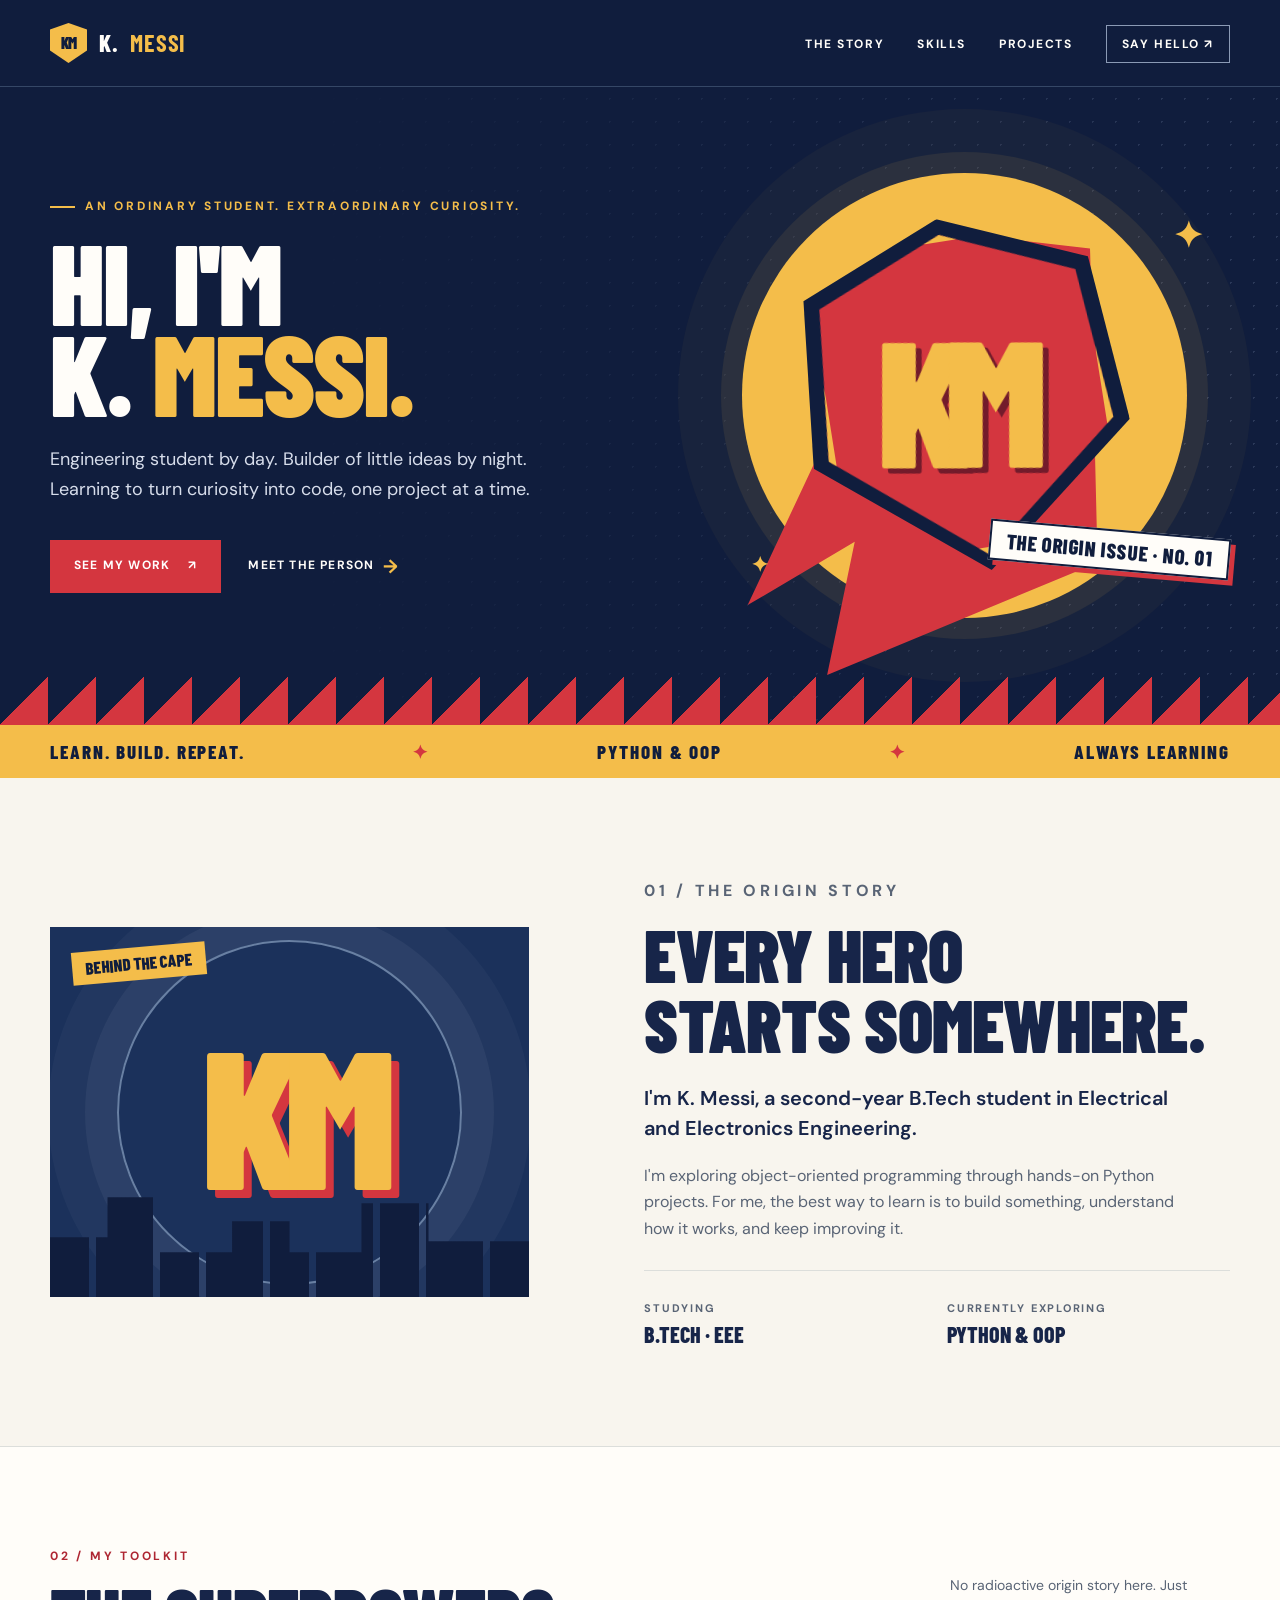
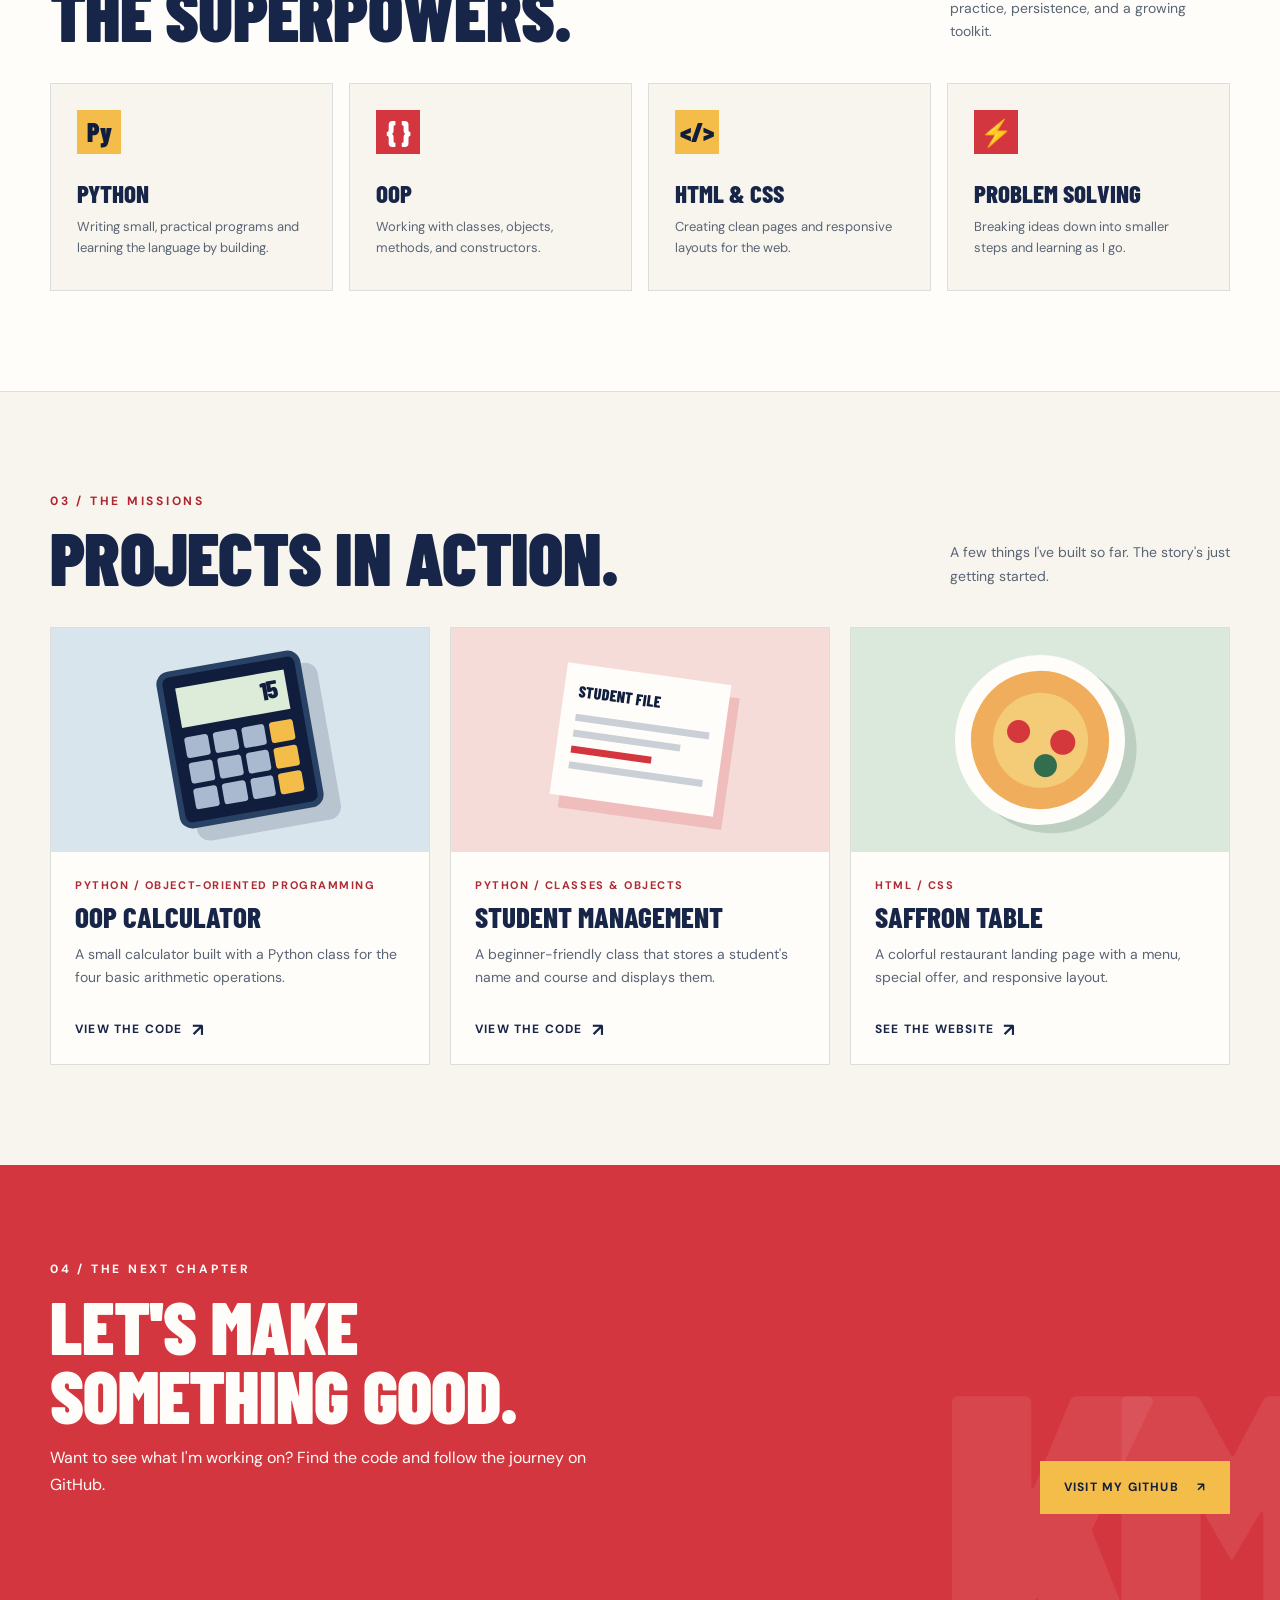
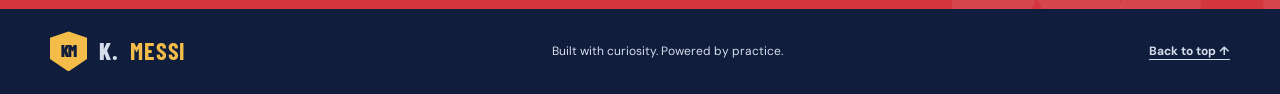
<file: portfolio.html>
<!DOCTYPE html>
<html lang="en">
<head>
  <meta charset="UTF-8">
  <meta name="viewport" content="width=device-width, initial-scale=1">
  <meta name="theme-color" content="#101d3d">
  <meta name="description" content="K. Messi's portfolio: an engineering student learning Python, building projects, and making ideas real.">
  <title>K. Messi | The Portfolio</title>
  <link rel="preconnect" href="https://fonts.googleapis.com">
  <link rel="preconnect" href="https://fonts.gstatic.com" crossorigin>
  <link href="https://fonts.googleapis.com/css2?family=Barlow+Condensed:wght@600;700;800;900&family=DM+Sans:wght@400;500;600;700&display=swap" rel="stylesheet">
  <style>
    :root {
      --navy: #101d3d;
      --navy-light: #1b315b;
      --red: #d4363f;
      --yellow: #f4bd4a;
      --paper: #f8f5ee;
      --white: #fffdf9;
      --ink: #172549;
      --muted: #596475;
      --line: #dcdedb;
      --display: "Barlow Condensed", Impact, "Arial Narrow", sans-serif;
      --body: "DM Sans", Arial, sans-serif;
    }
    *, *::before, *::after { box-sizing: border-box; }
    html { scroll-behavior: smooth; }
    body { margin: 0; background: var(--paper); color: var(--ink); font: 400 16px/1.65 var(--body); }
    a { color: inherit; text-decoration: none; }
    a:focus-visible { outline: 3px solid var(--yellow); outline-offset: 4px; }
    h1, h2, h3, p { margin-top: 0; }
    h1, h2, h3 { line-height: 1; }
    .wrap { width: min(1180px, calc(100% - 64px)); margin-inline: auto; }
    .skip-link { position: absolute; left: 16px; top: -80px; z-index: 20; background: var(--yellow); color: var(--navy); padding: 10px 16px; }
    .skip-link:focus { top: 16px; }

    .site-header { background: var(--navy); color: var(--white); border-bottom: 1px solid #354766; }
    .header-inner { display: flex; align-items: center; justify-content: space-between; gap: 24px; min-height: 86px; }
    .brand { display: inline-flex; align-items: center; gap: 12px; white-space: nowrap; font: 800 24px/1 var(--display); letter-spacing: .03em; text-transform: uppercase; }
    .brand-mark { display: inline-grid; place-items: center; width: 37px; height: 40px; color: var(--navy); background: var(--yellow); clip-path: polygon(50% 0,100% 16%,100% 69%,50% 100%,0 69%,0 16%); font: 900 16px/1 var(--display); letter-spacing: -.05em; }
    .brand strong { color: var(--yellow); }
    .nav-list { display: flex; align-items: center; flex-wrap: wrap; gap: clamp(16px, 2.6vw, 38px); list-style: none; padding: 0; margin: 0; }
    .nav-list a { font-size: 12px; font-weight: 700; letter-spacing: .13em; text-transform: uppercase; transition: color .2s ease; }
    .nav-list a:hover { color: var(--yellow); }
    .nav-list .nav-contact { border: 1px solid #8b9ab5; padding: 10px 15px; }
    .nav-list .nav-contact:hover { border-color: var(--yellow); }

    .hero { position: relative; isolation: isolate; overflow: hidden; background: var(--navy); color: var(--white); }
    .hero::before { content: ""; position: absolute; inset: 0; z-index: -1; opacity: .21; background-image: radial-gradient(#93a4c5 1px, transparent 1px); background-size: 23px 23px; mask-image: linear-gradient(to right, transparent 22%, #000 100%); }
    .hero-inner { display: grid; grid-template-columns: 1.08fr .92fr; align-items: center; gap: 24px; min-height: 625px; padding-block: 78px 100px; }
    .hero-copy { position: relative; z-index: 2; }
    .eyebrow { display: flex; align-items: center; gap: 10px; color: var(--red); font-size: 12px; font-weight: 700; letter-spacing: .23em; text-transform: uppercase; }
    .hero .eyebrow { color: var(--yellow); }
    .eyebrow::before { content: ""; width: 25px; height: 2px; background: currentColor; flex: none; }
    .hero h1 { max-width: 720px; margin: 19px 0 25px; font: 900 clamp(72px, 8.8vw, 132px)/.81 var(--display); letter-spacing: -.018em; text-transform: uppercase; }
    .hero h1 span { color: var(--yellow); }
    .hero-lede { max-width: 490px; color: #d7ddeb; font-size: clamp(16px, 1.5vw, 18px); line-height: 1.7; }
    .hero-actions { display: flex; align-items: center; flex-wrap: wrap; gap: 27px; margin-top: 35px; }
    .button { display: inline-flex; align-items: center; justify-content: center; gap: 18px; min-height: 53px; padding: 12px 24px; background: var(--red); color: #fff; font-size: 12px; font-weight: 700; letter-spacing: .1em; text-transform: uppercase; transition: transform .2s, background .2s; }
    .button:hover { background: #aa2631; transform: translateY(-3px); }
    .text-link { display: inline-flex; align-items: center; gap: 9px; font-size: 12px; font-weight: 700; letter-spacing: .1em; text-transform: uppercase; }
    .text-link:hover { text-decoration: underline; text-underline-offset: 5px; }
    .text-link span { color: var(--yellow); font-size: 19px; line-height: 1; }
    .hero-art { position: relative; min-height: 460px; align-self: stretch; display: grid; place-items: center; }
    .hero-art::before { content: ""; position: absolute; width: min(93%, 445px); aspect-ratio: 1; border-radius: 50%; background: var(--yellow); box-shadow: 0 0 0 21px #f4bd4a16, 0 0 0 64px #f4bd4a09; }
    .cape { position: absolute; z-index: 1; top: 15%; left: 4%; width: 76%; height: 91%; background: var(--red); clip-path: polygon(61% 0, 100% 12%, 87% 86%, 16% 100%, 29% 70%, 0 80%, 28% 43%); transform: rotate(-11deg); filter: drop-shadow(0 15px 8px #07163255); }
    .emblem-frame { position: relative; z-index: 2; display: grid; place-items: center; width: min(69%, 320px); aspect-ratio: 1 / 1.11; background: var(--navy); clip-path: polygon(50% 0, 95% 17%, 100% 64%, 50% 100%, 0 64%, 5% 17%); transform: rotate(-9deg); filter: drop-shadow(12px 16px 0 rgba(8, 20, 44, .4)); }
    .emblem { display: grid; place-items: center; width: 90%; height: 91%; background: var(--red); border: 7px solid var(--yellow); clip-path: polygon(50% 0, 95% 17%, 100% 64%, 50% 100%, 0 64%, 5% 17%); }
    .emblem span { color: var(--yellow); font: 900 clamp(90px, 14vw, 200px)/1 var(--display); letter-spacing: -.14em; transform: translateX(-.08em) rotate(9deg); text-shadow: 5px 5px 0 #731b2b; }
    .art-label { position: absolute; z-index: 3; right: 0; bottom: 12%; transform: rotate(5deg); padding: 8px 15px; background: var(--white); color: var(--navy); border: 2px solid var(--navy); box-shadow: 5px 5px 0 var(--red); font: 800 21px/1 var(--display); letter-spacing: .03em; text-transform: uppercase; }
    .star { position: absolute; z-index: 3; color: var(--yellow); font: 800 36px/1 var(--display); }
    .star-one { top: 11%; right: 5%; }.star-two { bottom: 11%; left: 10%; font-size: 21px; }
    .hero-bottom { position: absolute; inset: auto 0 0; height: 48px; background: linear-gradient(135deg, transparent 50%, var(--red) 50%) 0 0 / 48px 48px repeat-x; }

    .ticker { background: var(--yellow); color: var(--navy); overflow: hidden; }
    .ticker-inner { display: flex; justify-content: space-between; gap: 20px; padding-block: 17px; font: 800 19px/1 var(--display); letter-spacing: .1em; text-transform: uppercase; }
    .ticker b { color: var(--red); }

    .section { padding-block: 100px; }
    .section-label { color: #ae2632; font-size: 12px; font-weight: 700; letter-spacing: .23em; text-transform: uppercase; }
    .section h2 { margin: 10px 0 24px; font: 900 clamp(45px, 5.7vw, 77px)/.95 var(--display); letter-spacing: -.01em; text-transform: uppercase; }
    .about-grid { display: grid; grid-template-columns: .9fr 1.1fr; align-items: center; gap: clamp(40px, 9vw, 125px); }
    .about-graphic { position: relative; display: grid; place-items: center; min-height: 370px; background: var(--navy-light); overflow: hidden; }
    .about-graphic::before { content: ""; position: absolute; width: 72%; aspect-ratio: 1; border: 2px solid #6980a3; border-radius: 50%; box-shadow: 0 0 0 32px #ffffff0c, 0 0 0 69px #ffffff08; }
    .about-graphic::after { content: ""; position: absolute; inset: auto 0 0; height: 100px; background: repeating-linear-gradient(90deg, var(--navy) 0 39px, transparent 39px 46px, var(--navy) 46px 103px, transparent 103px 110px); clip-path: polygon(0 40%, 12% 40%, 12% 0, 22% 0, 22% 55%, 38% 55%, 38% 24%, 50% 24%, 50% 55%, 65% 55%, 65% 6%, 79% 6%, 79% 44%, 100% 44%, 100% 100%, 0 100%); }
    .about-graphic strong { position: relative; z-index: 1; color: var(--yellow); font: 900 clamp(110px, 16vw, 195px)/1 var(--display); letter-spacing: -.09em; text-shadow: 8px 8px 0 var(--red); }
    .graphic-caption { position: absolute; z-index: 2; left: 22px; top: 20px; background: var(--yellow); padding: 8px 13px; color: var(--navy); font: 800 17px/1 var(--display); text-transform: uppercase; transform: rotate(-5deg); }
    .about-copy p { max-width: 550px; color: var(--muted); font-size: 16px; }
    .about-copy .lead { color: var(--ink); font-size: 20px; font-weight: 600; line-height: 1.5; }
    .about-facts { display: grid; grid-template-columns: repeat(2, 1fr); gap: 20px; padding-top: 28px; margin-top: 28px; border-top: 1px solid var(--line); }
    .about-facts span { display: block; color: var(--muted); font-size: 11px; font-weight: 700; letter-spacing: .16em; text-transform: uppercase; }
    .about-facts strong { display: block; margin-top: 5px; color: var(--ink); font: 800 22px/1.1 var(--display); text-transform: uppercase; }

    .skills { background: var(--white); border-block: 1px solid var(--line); }
    .section-top { display: flex; align-items: end; justify-content: space-between; gap: 24px; margin-bottom: 34px; }
    .section-top h2 { margin-bottom: 0; }
    .section-aside { max-width: 280px; margin: 0 0 5px; color: var(--muted); font-size: 14px; }
    .skill-grid { display: grid; grid-template-columns: repeat(4, 1fr); gap: 16px; }
    .skill-card { min-height: 208px; padding: 26px; border: 1px solid var(--line); background: var(--paper); transition: transform .2s, box-shadow .2s; }
    .skill-card:hover { transform: translateY(-5px); box-shadow: 6px 6px 0 var(--yellow); }
    .skill-icon { display: grid; place-items: center; width: 44px; height: 44px; margin-bottom: 27px; background: var(--yellow); color: var(--navy); font: 900 26px/1 var(--display); }
    .skill-card:nth-child(2) .skill-icon, .skill-card:nth-child(4) .skill-icon { background: var(--red); color: white; }
    .skill-card h3 { margin-bottom: 10px; font: 800 25px/1 var(--display); text-transform: uppercase; }
    .skill-card p { margin-bottom: 0; color: var(--muted); font-size: 13px; }

    .project-grid { display: grid; grid-template-columns: repeat(3, 1fr); gap: 20px; }
    .project-card { background: var(--white); border: 1px solid var(--line); display: flex; flex-direction: column; overflow: hidden; }
    .project-art { position: relative; display: grid; place-items: center; height: 224px; overflow: hidden; }
    .art-calculator { background: #d9e5ec; }
    .calc-device { background: var(--navy); border: 6px solid #284265; border-radius: 13px; width: 146px; padding: 12px; box-shadow: 15px 15px 0 #1725492c; transform: rotate(-10deg); }
    .calc-screen { display: block; height: 40px; margin-bottom: 10px; background: #dcecd8; color: var(--navy); text-align: right; padding: 5px 9px; font: 800 25px/1 var(--display); }
    .calc-keys { display: grid; grid-template-columns: repeat(4, 1fr); gap: 5px; }
    .calc-keys i { height: 21px; background: #a9b9d0; border-radius: 3px; }
    .calc-keys i:nth-child(4n) { background: var(--yellow); }
    .art-students { background: #f5dcd8; }
    .student-paper { width: 165px; padding: 19px 15px; background: var(--white); box-shadow: 10px 12px 0 #d4363f30; transform: rotate(8deg); }
    .student-paper::before { content: "STUDENT FILE"; display: block; margin-bottom: 15px; font: 800 16px/1 var(--display); color: var(--navy); }
    .student-paper i { display: block; width: 100%; height: 7px; margin: 9px 0; background: #cad0d6; }
    .student-paper i:nth-child(2) { width: 80%; }.student-paper i:nth-child(3) { width: 60%; background: var(--red); }
    .art-restaurant { background: #dae9dc; }
    .plate { display: grid; place-items: center; width: 170px; height: 170px; border: 16px solid var(--white); border-radius: 50%; background: #f0ad5c; box-shadow: 9px 11px 0 #3b5f4b30; transform: rotate(-15deg); }
    .plate::before { content: ""; width: 95px; height: 95px; border-radius: 50%; background: radial-gradient(circle at 30% 35%, #d4383d 0 11px, transparent 12px), radial-gradient(circle at 72% 58%, #d4383d 0 12px, transparent 13px), radial-gradient(circle at 48% 77%, #326d4d 0 11px, transparent 12px), #f4cc77; }
    .project-body { display: flex; flex-direction: column; flex: 1; padding: 24px; }
    .project-type { margin: 0 0 8px; color: #ae2b35; font-size: 11px; font-weight: 700; letter-spacing: .14em; text-transform: uppercase; }
    .project-card h3 { margin-bottom: 12px; font: 800 29px/1 var(--display); text-transform: uppercase; }
    .project-body > p:not(.project-type) { color: var(--muted); font-size: 14px; }
    .project-link { display: inline-flex; align-items: center; gap: 9px; align-self: flex-start; margin-top: auto; padding-top: 17px; font-size: 12px; font-weight: 700; letter-spacing: .1em; text-transform: uppercase; }
    .project-link:hover { color: #ae2b35; text-decoration: underline; text-underline-offset: 4px; }
    .project-link span { font-size: 18px; line-height: 1; }

    .contact { position: relative; overflow: hidden; padding-block: 95px; background: var(--red); color: var(--white); }
    .contact::after { content: "KM"; position: absolute; right: -25px; bottom: -125px; color: #ffffff13; font: 900 clamp(200px, 33vw, 480px)/1 var(--display); letter-spacing: -.11em; pointer-events: none; }
    .contact-inner { position: relative; z-index: 1; display: flex; align-items: end; justify-content: space-between; gap: 30px; }
    .contact .section-label { color: var(--white); }
    .contact h2 { max-width: 700px; margin-bottom: 15px; }
    .contact p { max-width: 580px; color: var(--white); }
    .button-light { background: var(--yellow); color: var(--navy); white-space: nowrap; }
    .button-light:hover { background: var(--white); }
    .site-footer { background: var(--navy); color: #d6ddea; }
    .footer-inner { display: flex; align-items: center; justify-content: space-between; gap: 18px; min-height: 85px; }
    .footer-inner p { margin: 0; font-size: 12px; }
    .footer-inner a:not(.brand) { font-size: 12px; font-weight: 700; text-decoration: underline; text-underline-offset: 4px; }

    @media (max-width: 900px) {
      .hero-inner { grid-template-columns: 1fr .8fr; min-height: 560px; }
      .hero-art { min-height: 380px; }
      .art-label { font-size: 16px; }
      .skill-grid { grid-template-columns: repeat(2, 1fr); }
    }
    @media (max-width: 680px) {
      .wrap { width: min(100% - 36px, 500px); }
      .header-inner { flex-wrap: wrap; gap: 12px; padding-block: 16px; }
      .brand { font-size: 21px; }
      .site-header nav { width: 100%; }
      .nav-list { justify-content: space-between; gap: 8px; }
      .nav-list a { font-size: 10px; letter-spacing: .06em; }
      .nav-list .nav-contact { padding: 6px 8px; }
      .hero-inner { display: flex; flex-direction: column; align-items: stretch; gap: 0; padding-block: 68px 55px; }
      .hero h1 { font-size: clamp(70px, 17vw, 110px); }
      .hero-art { min-height: 380px; margin-top: 12px; }
      .hero-art::before { width: 310px; max-width: 85%; }
      .emblem-frame { width: min(68%, 255px); }
      .emblem span { font-size: 140px; }
      .art-label { right: 2%; bottom: 9%; }
      .ticker-inner { font-size: 14px; flex-wrap: wrap; justify-content: center; gap: 8px 14px; }
      .section { padding-block: 70px; }
      .about-grid, .project-grid { grid-template-columns: 1fr; }
      .about-grid { gap: 38px; }
      .about-graphic { min-height: 290px; }
      .section-top { align-items: start; flex-direction: column; gap: 6px; }
      .skill-grid { gap: 12px; }
      .skill-card { min-height: 195px; padding: 18px; }
      .skill-card h3 { font-size: 21px; }
      .project-art { height: 200px; }
      .contact-inner { align-items: start; flex-direction: column; }
      .footer-inner { flex-wrap: wrap; padding-block: 22px; }
    }
    @media (max-width: 380px) {
      .nav-list { gap: 5px; }
      .nav-list a { font-size: 9px; }
      .hero h1 { font-size: 66px; }
      .skill-grid { grid-template-columns: 1fr; }
      .skill-card { min-height: auto; }
      .skill-icon { margin-bottom: 16px; }
    }
    @media (prefers-reduced-motion: reduce) {
      html { scroll-behavior: auto; }
      *, *::before, *::after { transition-duration: .01ms !important; }
    }
  </style>
</head>
<body>
  <a class="skip-link" href="#main">Skip to content</a>
  <header class="site-header" id="top">
    <div class="wrap header-inner">
      <a class="brand" href="#top" aria-label="K. Messi, back to top"><span class="brand-mark" aria-hidden="true">KM</span> K. <strong>Messi</strong></a>
      <nav aria-label="Main navigation">
        <ul class="nav-list">
          <li><a href="#about">The story</a></li>
          <li><a href="#skills">Skills</a></li>
          <li><a href="#projects">Projects</a></li>
          <li><a class="nav-contact" href="#contact">Say hello ↗</a></li>
        </ul>
      </nav>
    </div>
  </header>

  <main id="main">
    <section class="hero" aria-labelledby="hero-heading">
      <div class="wrap hero-inner">
        <div class="hero-copy">
          <p class="eyebrow">An ordinary student. Extraordinary curiosity.</p>
          <h1 id="hero-heading">Hi, I'm<br>K. <span>Messi.</span></h1>
          <p class="hero-lede">Engineering student by day. Builder of little ideas by night. Learning to turn curiosity into code, one project at a time.</p>
          <div class="hero-actions">
            <a class="button" href="#projects">See my work <span aria-hidden="true">↗</span></a>
            <a class="text-link" href="#about">Meet the person <span aria-hidden="true">→</span></a>
          </div>
        </div>
        <div class="hero-art" aria-hidden="true">
          <div class="cape"></div>
          <div class="emblem-frame"><div class="emblem"><span>KM</span></div></div>
          <span class="art-label">The origin issue · No. 01</span>
          <span class="star star-one">✦</span><span class="star star-two">✦</span>
        </div>
      </div>
      <div class="hero-bottom" aria-hidden="true"></div>
    </section>

    <div class="ticker">
      <div class="wrap ticker-inner"><span>Learn. Build. Repeat.</span><b aria-hidden="true">✦</b><span>Python &amp; OOP</span><b aria-hidden="true">✦</b><span>Always learning</span></div>
    </div>

    <section class="section" id="about" aria-labelledby="about-heading">
      <div class="wrap about-grid">
        <div class="about-graphic" aria-hidden="true"><span class="graphic-caption">Behind the cape</span><strong>KM</strong></div>
        <div class="about-copy">
          <p class="section-label">01 / The origin story</p>
          <h2 id="about-heading">Every hero<br>starts somewhere.</h2>
          <p class="lead">I'm K. Messi, a second-year B.Tech student in Electrical and Electronics Engineering.</p>
          <p>I'm exploring object-oriented programming through hands-on Python projects. For me, the best way to learn is to build something, understand how it works, and keep improving it.</p>
          <div class="about-facts">
            <div><span>Studying</span><strong>B.Tech · EEE</strong></div>
            <div><span>Currently exploring</span><strong>Python &amp; OOP</strong></div>
          </div>
        </div>
      </div>
    </section>

    <section class="section skills" id="skills" aria-labelledby="skills-heading">
      <div class="wrap">
        <div class="section-top">
          <div><p class="section-label">02 / My toolkit</p><h2 id="skills-heading">The superpowers.</h2></div>
          <p class="section-aside">No radioactive origin story here. Just practice, persistence, and a growing toolkit.</p>
        </div>
        <div class="skill-grid">
          <article class="skill-card"><div class="skill-icon" aria-hidden="true">Py</div><h3>Python</h3><p>Writing small, practical programs and learning the language by building.</p></article>
          <article class="skill-card"><div class="skill-icon" aria-hidden="true">{ }</div><h3>OOP</h3><p>Working with classes, objects, methods, and constructors.</p></article>
          <article class="skill-card"><div class="skill-icon" aria-hidden="true">&lt;/&gt;</div><h3>HTML &amp; CSS</h3><p>Creating clean pages and responsive layouts for the web.</p></article>
          <article class="skill-card"><div class="skill-icon" aria-hidden="true">⚡</div><h3>Problem solving</h3><p>Breaking ideas down into smaller steps and learning as I go.</p></article>
        </div>
      </div>
    </section>

    <section class="section" id="projects" aria-labelledby="projects-heading">
      <div class="wrap">
        <div class="section-top">
          <div><p class="section-label">03 / The missions</p><h2 id="projects-heading">Projects in action.</h2></div>
          <p class="section-aside">A few things I've built so far. The story's just getting started.</p>
        </div>
        <div class="project-grid">
          <article class="project-card">
            <div class="project-art art-calculator" aria-hidden="true"><div class="calc-device"><span class="calc-screen">15</span><div class="calc-keys"><i></i><i></i><i></i><i></i><i></i><i></i><i></i><i></i><i></i><i></i><i></i><i></i></div></div></div>
            <div class="project-body"><p class="project-type">Python / Object-oriented programming</p><h3>OOP Calculator</h3><p>A small calculator built with a Python class for the four basic arithmetic operations.</p><a class="project-link" href="calculator.py">View the code <span aria-hidden="true">↗</span></a></div>
          </article>
          <article class="project-card">
            <div class="project-art art-students" aria-hidden="true"><div class="student-paper"><i></i><i></i><i></i><i></i></div></div>
            <div class="project-body"><p class="project-type">Python / Classes &amp; objects</p><h3>Student Management</h3><p>A beginner-friendly class that stores a student's name and course and displays them.</p><a class="project-link" href="student_management.py">View the code <span aria-hidden="true">↗</span></a></div>
          </article>
          <article class="project-card">
            <div class="project-art art-restaurant" aria-hidden="true"><div class="plate"></div></div>
            <div class="project-body"><p class="project-type">HTML / CSS</p><h3>Saffron Table</h3><p>A colorful restaurant landing page with a menu, special offer, and responsive layout.</p><a class="project-link" href="index.html">See the website <span aria-hidden="true">↗</span></a></div>
          </article>
        </div>
      </div>
    </section>

    <section class="section contact" id="contact" aria-labelledby="contact-heading">
      <div class="wrap contact-inner">
        <div><p class="section-label">04 / The next chapter</p><h2 id="contact-heading">Let's make<br>something good.</h2><p>Want to see what I'm working on? Find the code and follow the journey on GitHub.</p></div>
        <a class="button button-light" href="https://github.com/messikammampati" target="_blank" rel="noopener noreferrer">Visit my GitHub <span aria-hidden="true">↗</span></a>
      </div>
    </section>
  </main>

  <footer class="site-footer"><div class="wrap footer-inner"><a class="brand" href="#top"><span class="brand-mark" aria-hidden="true">KM</span> K. <strong>Messi</strong></a><p>Built with curiosity. Powered by practice.</p><a href="#top">Back to top ↑</a></div></footer>
</body>
</html>
</file>
